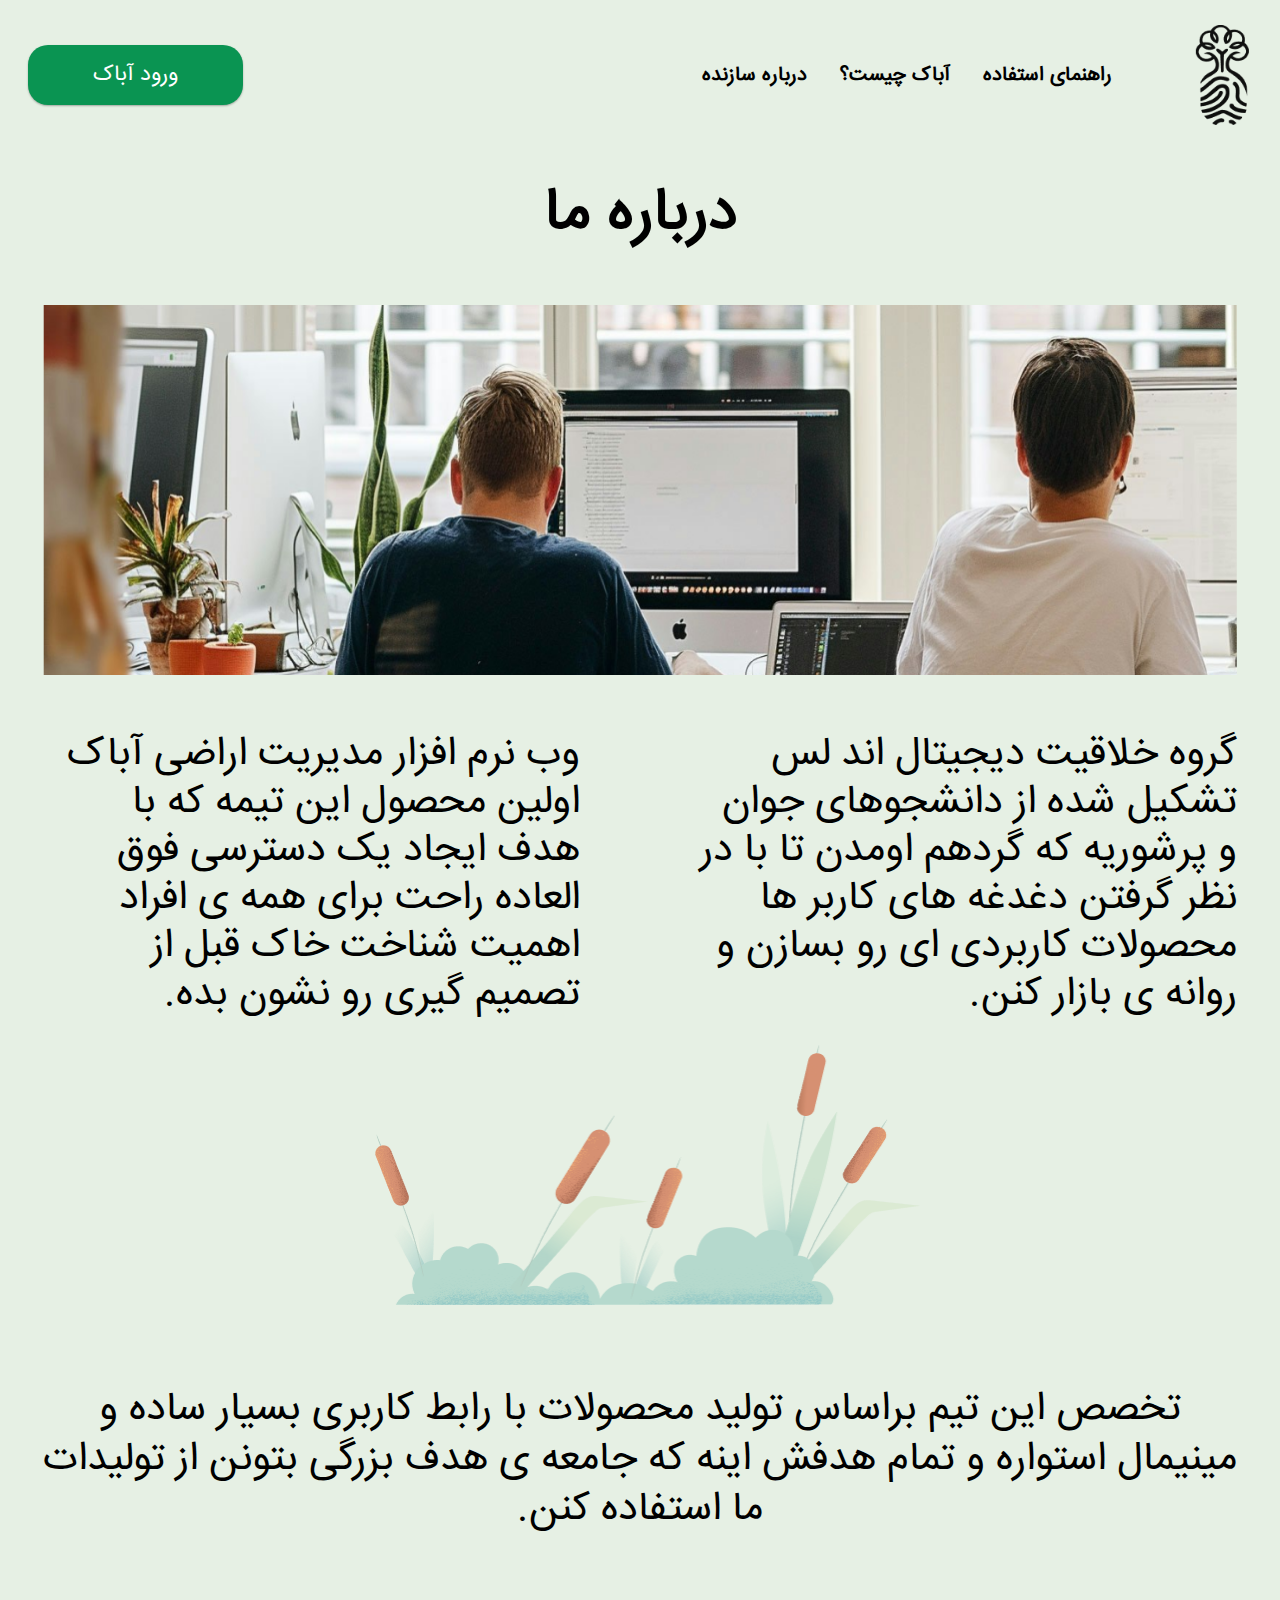
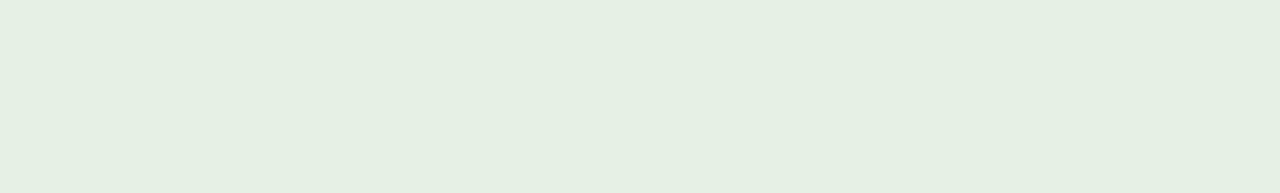
<file: about-us/about-us.html>
<!DOCTYPE html>
<html lang="en">
<head>
    <meta charset="UTF-8">
    <meta name="viewport" content="width=device-width, initial-scale=1.0">
    <title>About Us</title>
    <link rel="stylesheet" href="about-us.css">
</head>
<body>
    <header>
        <div class="header">
           <div class="menu-items">
            <div class="logo-png"><img src="./images/logo.png" alt="logo"></div>
            <div class="menu-bar">
                <ul class="menu">
                    <li class="menu-item">راهنمای استفاده</li>
                    <li class="menu-item">آباک چیست؟</li>
                    <li class="menu-item">درباره سازنده</li>
                </ul>
            </div>
           </div>
           <a href="../Map-page/map-page.html"><div class="button">ورود آباک</div></a>
        </div>
    </header>
    <main>
        <h1 class="title">درباره ما</h1>
        <img src="./images/about-office.png" alt="office" class="about">
        <div class="articles">
            <div class="text1">گروه خلاقیت دیجیتال اند لس تشکیل شده از دانشجوهای جوان و پرشوریه که گردهم اومدن تا با در نظر گرفتن دغدغه های کاربر ها محصولات کاربردی ای رو بسازن و روانه ی بازار کنن.</div>
            <div class="text2">وب نرم افزار مدیریت اراضی آباک اولین محصول این تیمه که با هدف ایجاد یک دسترسی فوق العاده راحت برای همه ی افراد اهمیت شناخت خاک قبل از تصمیم گیری رو نشون بده.</div>
        </div>
        <div class="shape">
        <img src="./images/shape.png" alt="shape" class="shape">
        </div>
        <div class="text3">تخصص این تیم براساس تولید محصولات با رابط کاربری بسیار ساده و مینیمال استواره 
            و تمام هدفش اینه که جامعه ی هدف بزرگی بتونن از تولیدات ما استفاده کنن.</div>
    </main>
</body>
</html>
</file>
<file: about-us/about-us.css>
@font-face {
  font-family: abak;
  src: url(../fonts/IRANSansWeb.eot);
  src: url(../fonts/IRANSansWeb.ttf);
  src: url(../fonts/IRANSansWeb.woff);
  src: url(../fonts/IRANSansWeb.woff2);
}
* {
  font-family: abak;
  box-sizing: border-box;
  direction: rtl;
}
a{
  text-decoration: none;
}
a:visited{
  text-decoration: none;
  color: #fff;
}
body{
    background-color: #E6F0E4;
}
.header {
  display: flex;
  flex-flow: row;
  align-items: center;
  justify-content: space-between;
  width: 100%;
  height: 100px;
  box-sizing: border-box;
  padding: 0 20px;
  margin: 25px 0;
}
div.menu-items {
  width: 550px;
  height: 100%;
  display: flex;
  flex-flow: row;
  align-items: center;
  justify-content: space-between;
}
div.button {
  width: 215px;
  height: 60px;
  background-color: #0a9452;
  display: flex;
  flex-flow: row;
  align-items: center;
  justify-content: center;
  font-size: 22px;
  border-radius: 20px;
  color: #fff;
  font-family: abak;
  box-shadow: 0px 2px 6px 2px #00000026;
  box-shadow: 0px 1px 2px 0px #0000004d;
}
div.logo-png {
  width: 60px;
  height: 100%;
  overflow: hidden;
}
.logo-png > img {
  width: inherit;
  height: inherit;
  object-fit: contain;
}
div.menu-bar {
  width: 450px;
  height: 100%;
  display: flex;
  flex-flow: row;
  align-items: center;
  justify-content: space-between;
}
ul.menu {
  width: 100%;
  height: 100%;
  list-style: none;
  display: flex;
  flex-flow: row;
  align-items: center;
  justify-content: space-between;
  font-size: 20px;
  font-weight: 900;
}
ul.menu > li {
  cursor: pointer;
}
/*********** main ********* */
main{
    padding: 0 35px;
}
.title{
    display: block;
    margin: 40px 0;
    font-size: 60px;
    font-weight: 900;
    text-align: center;
}
img.about{
    width: 100%;
    height: 370px;
    margin-bottom: 40px;
}
div.articles{
    width: 100%;
    height: 300px;
    display: flex;
    flex-flow: row wrap;
    align-items: center;
    justify-content: space-between;
    margin-bottom: 20px;
}
.text1 , .text2{
    width: 45%;
    font-size: 40px;
    font-weight: 500;
    line-height: 48px;
}
div.shape{
    width: 100%;
    height: 260px;
    margin-bottom: 80px;
}
img.shape{
    width: 560px;
    height: 260px;
    position: absolute;
    right: calc(50% - 560px/2);
}
div.text3{
    width: 100%;
    height: 400px;
    font-size: 40px;
    font-weight: 400;
    line-height: 50px;
    text-align: center;
}
</file>
